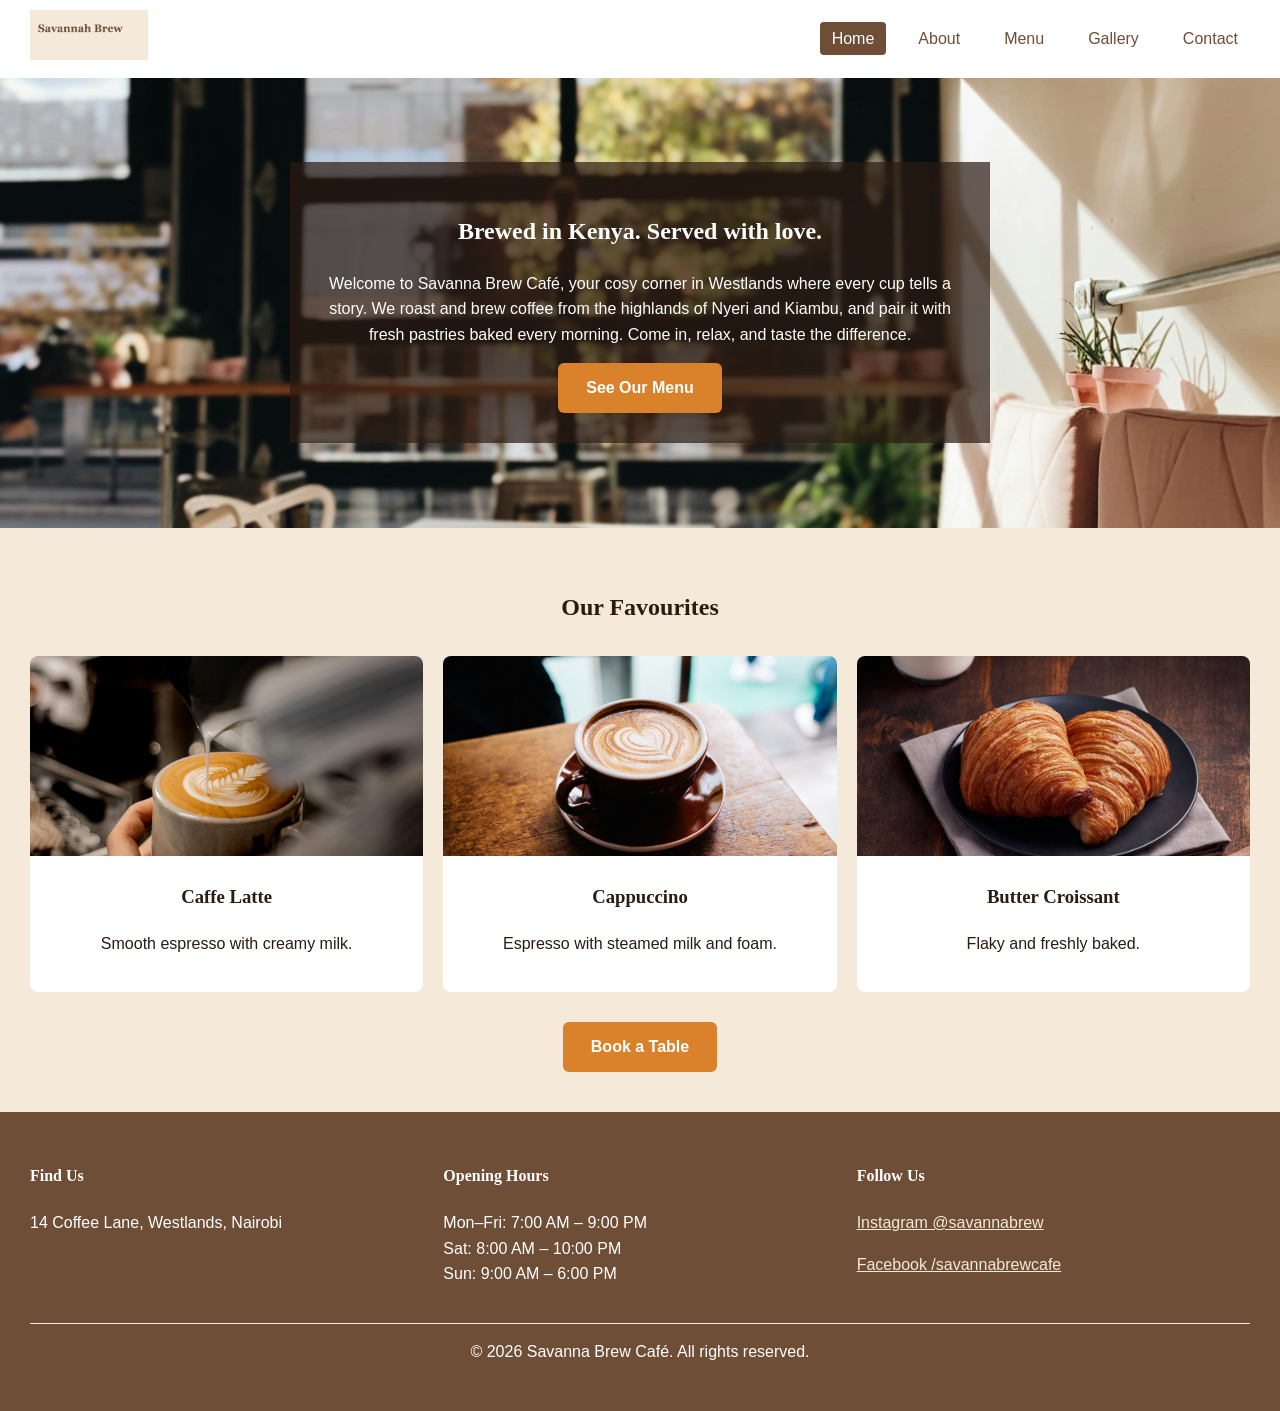
<file: savannah-brew/index.html>
<!DOCTYPE html>
<html lang="en">
<head>
  <meta charset="UTF-8">
  <meta name="viewport" content="width=device-width, initial-scale=1.0">
  <title>Savanna Brew Café | Home</title>
  <link rel="stylesheet" href="css/style.css">
</head>
<body>

  <header class="site-header">
    <a href="index.html"><img src="images/logo.png" alt="Savanna Brew Café logo" class="logo"></a>
    <nav>
      <ul class="nav-links">
        <li><a href="index.html" class="active">Home</a></li>
        <li><a href="about.html">About</a></li>
        <li><a href="menu.html">Menu</a></li>
        <li><a href="gallery.html">Gallery</a></li>
        <li><a href="contact.html">Contact</a></li>
      </ul>
    </nav>
  </header>

  <main>
    <section class="hero">
      <div class="hero-text">
        <h1>Brewed in Kenya. Served with love.</h1>
        <p>Welcome to Savanna Brew Café, your cosy corner in Westlands where every cup tells a story. We roast and brew coffee from the highlands of Nyeri and Kiambu, and pair it with fresh pastries baked every morning. Come in, relax, and taste the difference.</p>
        <a href="menu.html" class="btn">See Our Menu</a>
      </div>
    </section>

    <section class="favourites">
      <h2>Our Favourites</h2>
      <div class="cards">
        <article class="card">
          <img src="images/latte.jpg" alt="A creamy caffe latte in a white cup">
          <h3>Caffe Latte</h3>
          <p>Smooth espresso with creamy milk.</p>
        </article>
        <article class="card">
          <img src="images/cappuccino.jpg" alt="A cappuccino with frothy milk foam">
          <h3>Cappuccino</h3>
          <p>Espresso with steamed milk and foam.</p>
        </article>
        <article class="card">
          <img src="images/croissant.jpg" alt="A flaky butter croissant on a plate">
          <h3>Butter Croissant</h3>
          <p>Flaky and freshly baked.</p>
        </article>
      </div>
      <a href="contact.html" class="btn">Book a Table</a>
    </section>
  </main>

  <footer class="site-footer">
    <div class="footer-columns">
      <div>
        <h4>Find Us</h4>
        <p>14 Coffee Lane, Westlands, Nairobi</p>
      </div>
      <div>
        <h4>Opening Hours</h4>
        <p>Mon–Fri: 7:00 AM – 9:00 PM<br>Sat: 8:00 AM – 10:00 PM<br>Sun: 9:00 AM – 6:00 PM</p>
      </div>
      <div>
        <h4>Follow Us</h4>
        <p><a href="https://www.instagram.com" target="_blank" rel="noopener">Instagram @savannabrew</a></p>
        <p><a href="https://www.facebook.com" target="_blank" rel="noopener">Facebook /savannabrewcafe</a></p>
      </div>
    </div>
    <p class="copyright">© 2026 Savanna Brew Café. All rights reserved.</p>
  </footer>

</body>
</html>
</file>
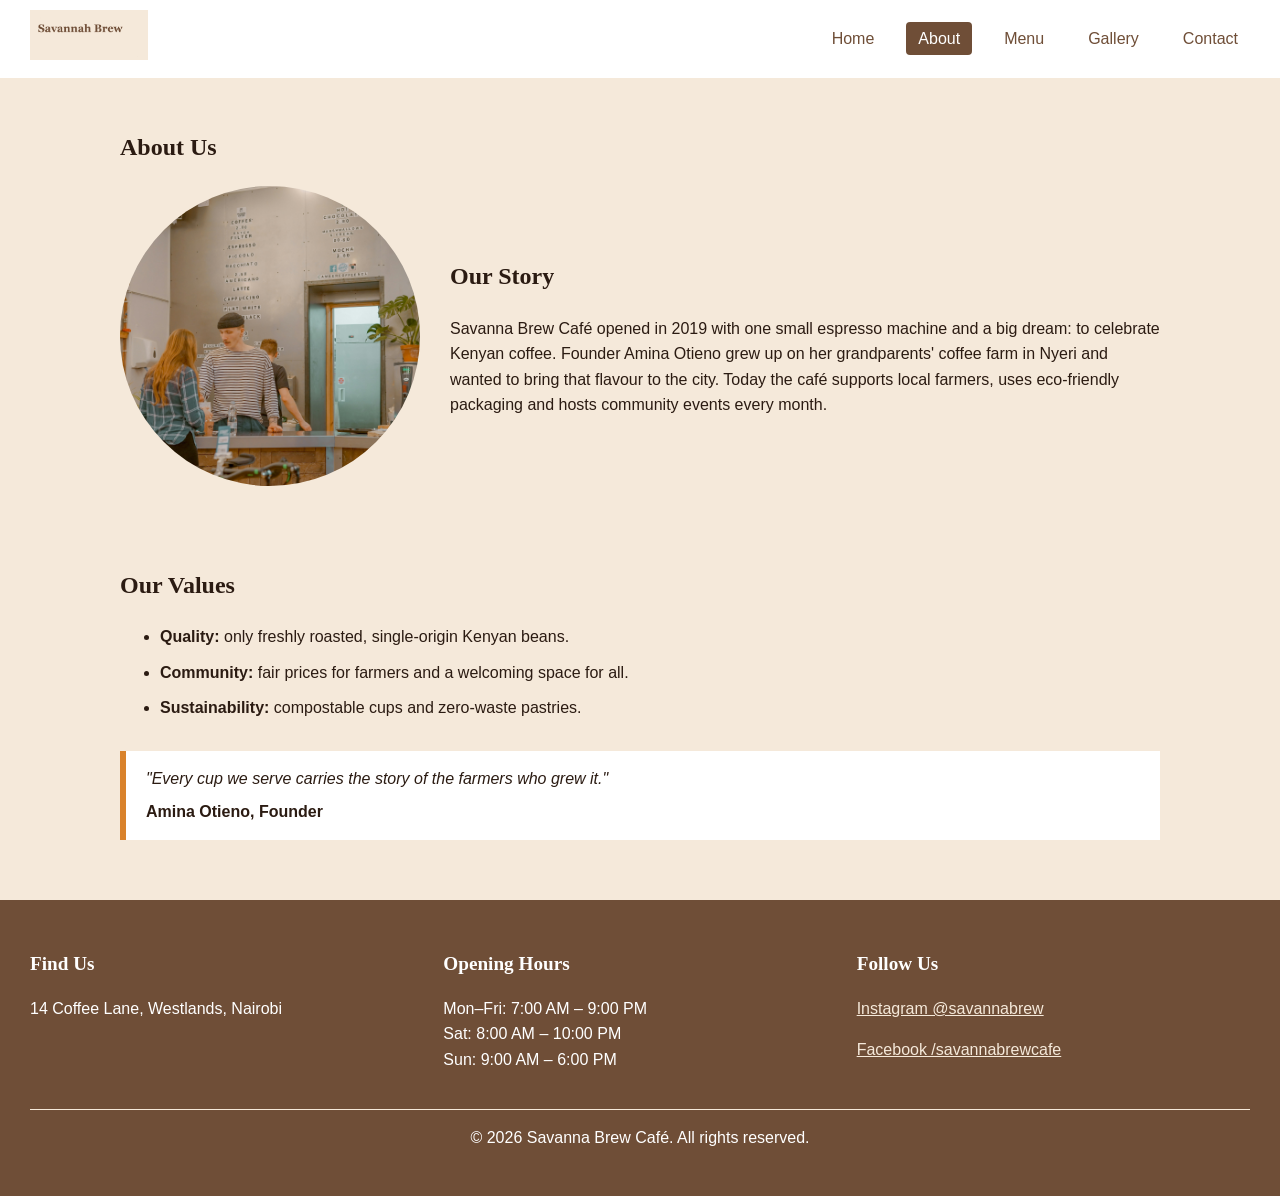
<file: savannah-brew/about.html>
<!DOCTYPE html>
<html lang="en">
<head>
  <meta charset="UTF-8">
  <meta name="viewport" content="width=device-width, initial-scale=1.0">
  <title>Savanna Brew Café | About Us</title>
  <link rel="stylesheet" href="css/style.css">
</head>
<body>

  <header class="site-header">
    <a href="index.html"><img src="images/logo.png" alt="Savanna Brew Café logo" class="logo"></a>
    <nav>
      <ul class="nav-links">
        <li><a href="index.html">Home</a></li>
        <li><a href="about.html" class="active">About</a></li>
        <li><a href="menu.html">Menu</a></li>
        <li><a href="gallery.html">Gallery</a></li>
        <li><a href="contact.html">Contact</a></li>
      </ul>
    </nav>
  </header>

  <main>
    <section class="page-section">
      <h1>About Us</h1>
      <div class="about-layout">
        <img src="images/about-owner.jpg" alt="Amina Otieno, the café owner, smiling behind the counter" class="owner-photo">
        <div class="about-text">
          <h2>Our Story</h2>
          <p>Savanna Brew Café opened in 2019 with one small espresso machine and a big dream: to celebrate Kenyan coffee. Founder Amina Otieno grew up on her grandparents' coffee farm in Nyeri and wanted to bring that flavour to the city. Today the café supports local farmers, uses eco-friendly packaging and hosts community events every month.</p>
        </div>
      </div>
    </section>

    <section class="page-section">
      <h2>Our Values</h2>
      <ul class="values-list">
        <li><strong>Quality:</strong> only freshly roasted, single-origin Kenyan beans.</li>
        <li><strong>Community:</strong> fair prices for farmers and a welcoming space for all.</li>
        <li><strong>Sustainability:</strong> compostable cups and zero-waste pastries.</li>
      </ul>
      <blockquote class="owner-quote">
        "Every cup we serve carries the story of the farmers who grew it."
        <footer>Amina Otieno, Founder</footer>
      </blockquote>
    </section>
  </main>

  <footer class="site-footer">
    <div class="footer-columns">
      <div>
        <p  class="footer-title">Find Us</p>
        <p>14 Coffee Lane, Westlands, Nairobi</p>
      </div>
      <div>
        <p  class="footer-title">Opening Hours</p>
        <p>Mon–Fri: 7:00 AM – 9:00 PM<br>Sat: 8:00 AM – 10:00 PM<br>Sun: 9:00 AM – 6:00 PM</p>
      </div>
      <div>
        <p  class="footer-title">Follow Us</p>
        <p><a href="https://www.instagram.com" target="_blank" rel="noopener">Instagram @savannabrew</a></p>
        <p><a href="https://www.facebook.com" target="_blank" rel="noopener">Facebook /savannabrewcafe</a></p>
      </div>
    </div>
    <p class="copyright">© 2026 Savanna Brew Café. All rights reserved.</p>
  </footer>

</body>
</html>
</file>
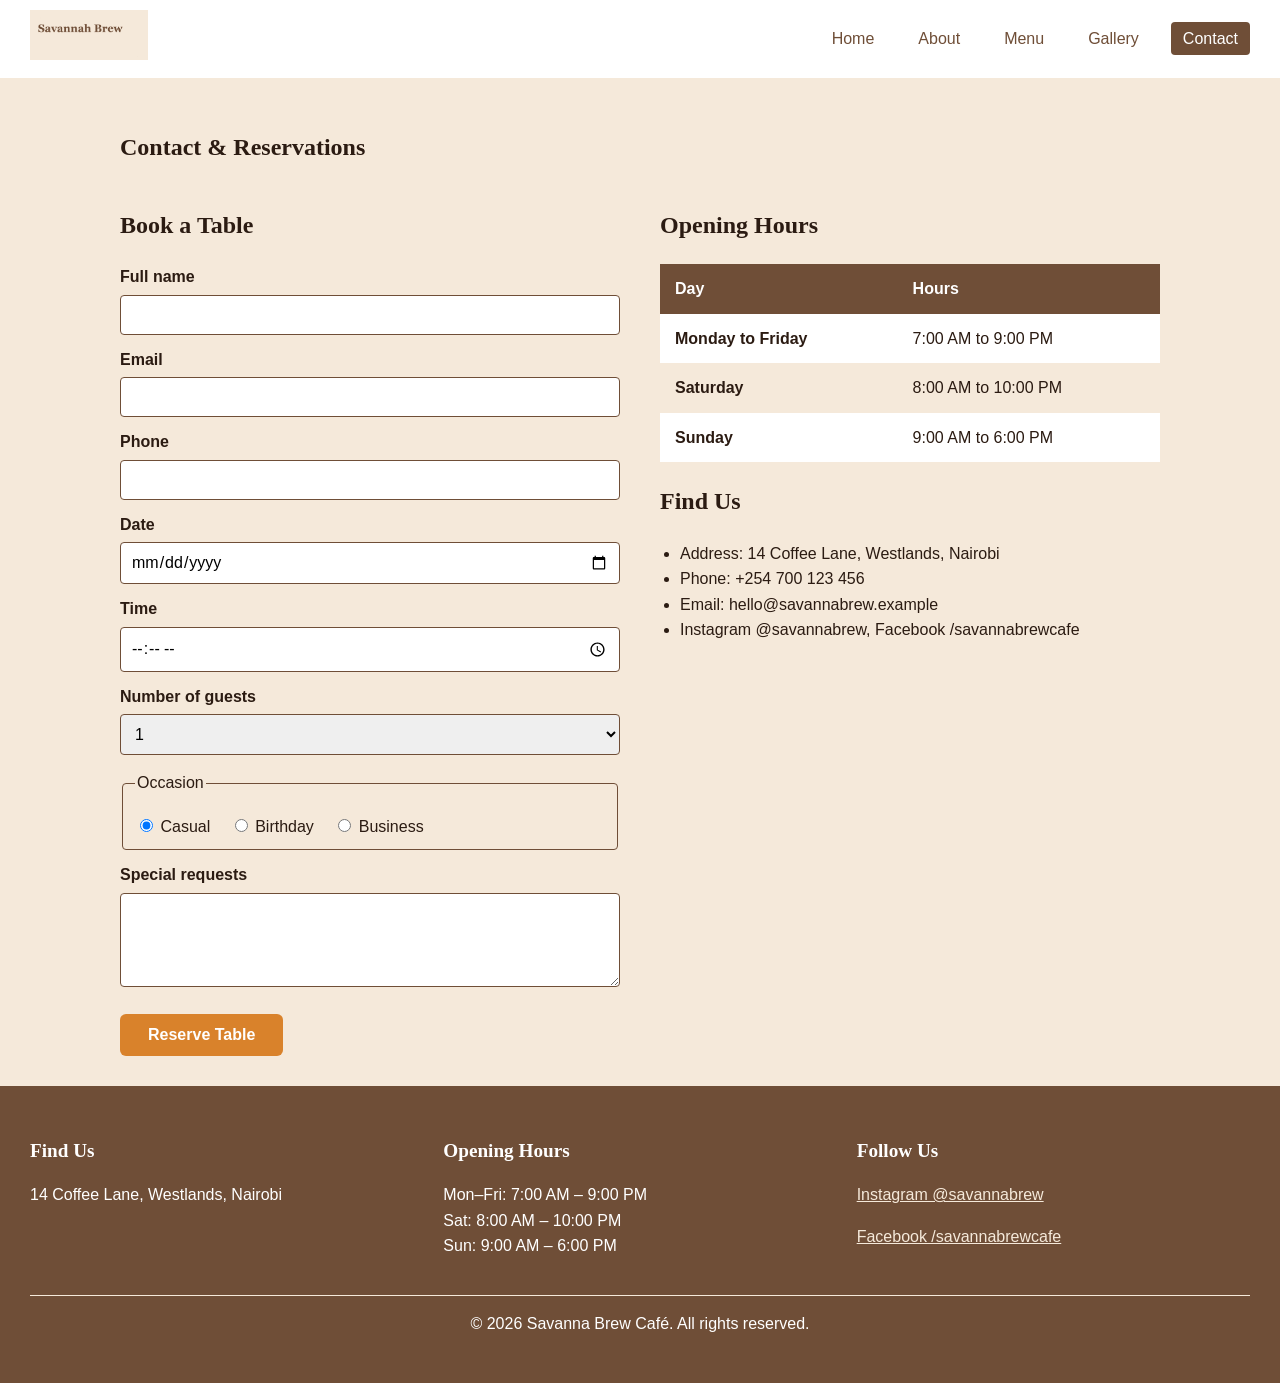
<file: savannah-brew/contact.html>
<!DOCTYPE html>
<html lang="en">
<head>
  <meta charset="UTF-8">
  <meta name="viewport" content="width=device-width, initial-scale=1.0">
  <title>Savanna Brew Café | Contact</title>
  <link rel="stylesheet" href="css/style.css">
</head>
<body>

  <header class="site-header">
    <a href="index.html"><img src="images/logo.png" alt="Savanna Brew Café logo" class="logo"></a>
    <nav>
      <ul class="nav-links">
        <li><a href="index.html">Home</a></li>
        <li><a href="about.html">About</a></li>
        <li><a href="menu.html">Menu</a></li>
        <li><a href="gallery.html">Gallery</a></li>
        <li><a href="contact.html" class="active">Contact</a></li>
      </ul>
    </nav>
  </header>

  <main>
    <section class="page-section">
      <h1>Contact &amp; Reservations</h1>
      <div class="contact-layout">

        <div class="contact-form">
          <h2>Book a Table</h2>
          <form action="#" method="post">
            <label for="name">Full name</label>
            <input type="text" id="name" name="name" required>

            <label for="email">Email</label>
            <input type="email" id="email" name="email" required>

            <label for="phone">Phone</label>
            <input type="tel" id="phone" name="phone">

            <label for="date">Date</label>
            <input type="date" id="date" name="date" required>

            <label for="time">Time</label>
            <input type="time" id="time" name="time" required>

            <label for="guests">Number of guests</label>
            <select id="guests" name="guests">
              <option>1</option><option>2</option><option>3</option>
              <option>4</option><option>5</option><option>6</option>
              <option>7</option><option>8</option><option>9</option>
              <option>10</option>
            </select>

            <fieldset>
              <legend>Occasion</legend>
              <label for="casual"><input type="radio" id="casual" name="occasion" value="casual" checked> Casual</label>
              <label for="birthday"><input type="radio" id="birthday" name="occasion" value="birthday"> Birthday</label>
              <label for="business"><input type="radio" id="business" name="occasion" value="business"> Business</label>
            </fieldset>

            <label for="requests">Special requests</label>
            <textarea id="requests" name="requests" rows="4"></textarea>

            <button type="submit" class="btn">Reserve Table</button>
          </form>
        </div>

        <div class="contact-info">
          <h2>Opening Hours</h2>
          <table class="menu-table">
            <thead>
              <tr><th scope="col">Day</th><th scope="col">Hours</th></tr>
            </thead>
            <tbody>
              <tr><th scope="row">Monday to Friday</th><td>7:00 AM to 9:00 PM</td></tr>
              <tr><th scope="row">Saturday</th><td>8:00 AM to 10:00 PM</td></tr>
              <tr><th scope="row">Sunday</th><td>9:00 AM to 6:00 PM</td></tr>
            </tbody>
          </table>

          <h2>Find Us</h2>
          <ul class="contact-list">
            <li>Address: 14 Coffee Lane, Westlands, Nairobi</li>
            <li>Phone: +254 700 123 456</li>
            <li>Email: hello@savannabrew.example</li>
            <li>Instagram @savannabrew, Facebook /savannabrewcafe</li>
          </ul>
        </div>

      </div>
    </section>
  </main>

  <footer class="site-footer">
    <div class="footer-columns">
      <div>
        <p  class="footer-title">Find Us</p>
        <p>14 Coffee Lane, Westlands, Nairobi</p>
      </div>
      <div>
        <p  class="footer-title">Opening Hours</p>
        <p>Mon–Fri: 7:00 AM – 9:00 PM<br>Sat: 8:00 AM – 10:00 PM<br>Sun: 9:00 AM – 6:00 PM</p>
      </div>
      <div>
        <p  class="footer-title">Follow Us</p>
        <p><a href="https://www.instagram.com" target="_blank" rel="noopener">Instagram @savannabrew</a></p>
        <p><a href="https://www.facebook.com" target="_blank" rel="noopener">Facebook /savannabrewcafe</a></p>
      </div>
    </div>
    <p class="copyright">© 2026 Savanna Brew Café. All rights reserved.</p>
  </footer>

</body>
</html>
</file>
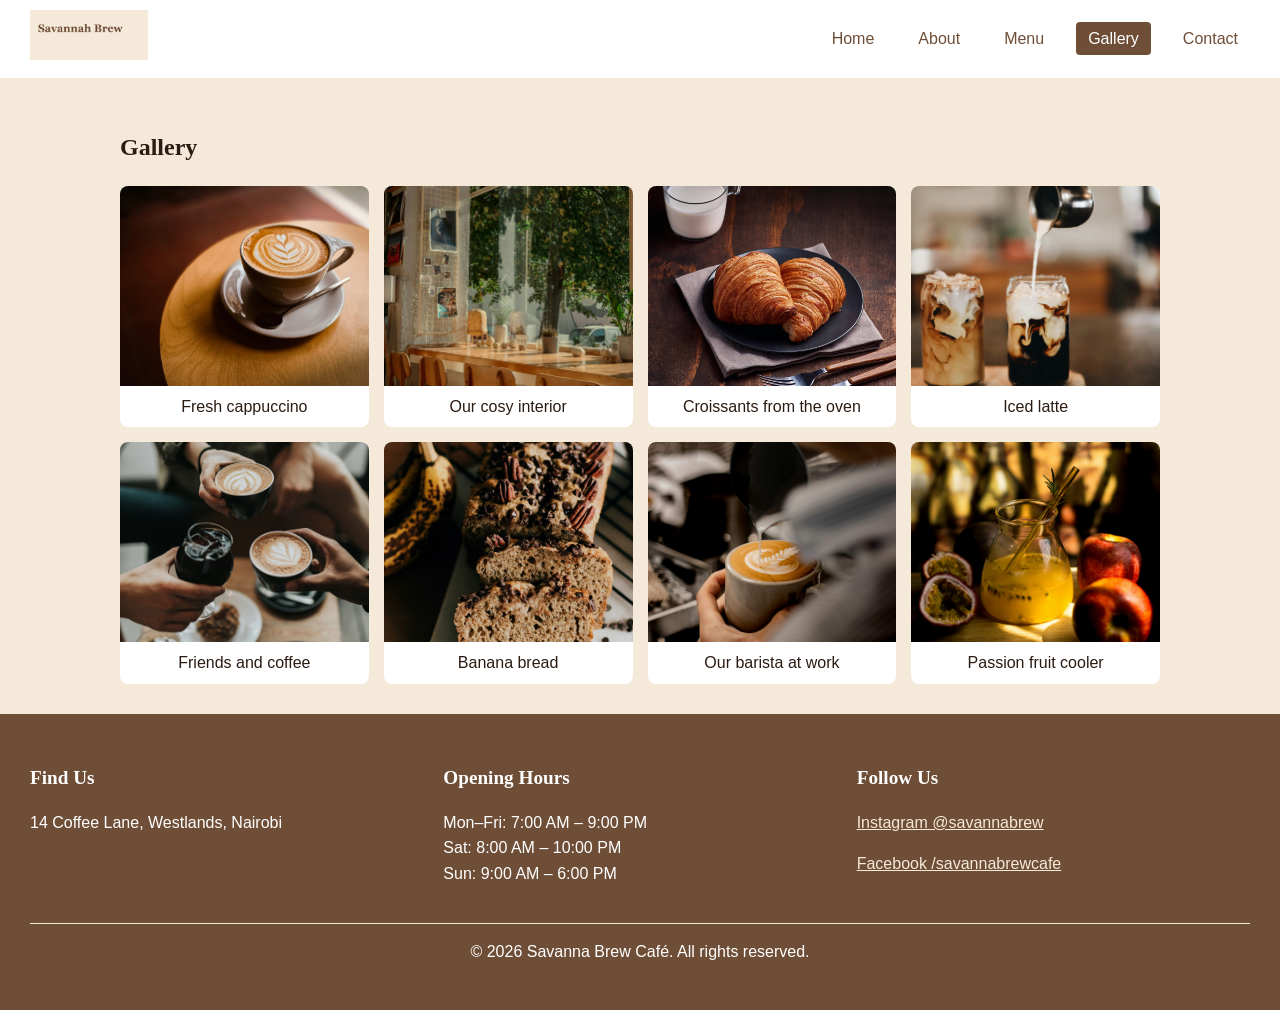
<file: savannah-brew/gallery.html>
<!DOCTYPE html>
<html lang="en">
<head>
  <meta charset="UTF-8">
  <meta name="viewport" content="width=device-width, initial-scale=1.0">
  <title>Savanna Brew Café | Gallery</title>
  <link rel="stylesheet" href="css/style.css">
</head>
<body>

  <header class="site-header">
    <a href="index.html"><img src="images/logo.png" alt="Savanna Brew Café logo" class="logo"></a>
    <nav>
      <ul class="nav-links">
        <li><a href="index.html">Home</a></li>
        <li><a href="about.html">About</a></li>
        <li><a href="menu.html">Menu</a></li>
        <li><a href="gallery.html" class="active">Gallery</a></li>
        <li><a href="contact.html">Contact</a></li>
      </ul>
    </nav>
  </header>

  <main>
    <section class="page-section">
      <h1>Gallery</h1>
      <div class="gallery-grid">
        <figure><img src="images/gallery-1.jpg" alt="Cappuccino with heart-shaped latte art"><figcaption>Fresh cappuccino</figcaption></figure>
        <figure><img src="images/gallery-2.jpg" alt="Cosy café interior with wooden tables"><figcaption>Our cosy interior</figcaption></figure>
        <figure><img src="images/gallery-3.jpg" alt="Golden butter croissants on a tray"><figcaption>Croissants from the oven</figcaption></figure>
        <figure><img src="images/gallery-4.jpg" alt="Iced latte in a tall glass"><figcaption>Iced latte</figcaption></figure>
        <figure><img src="images/gallery-5.jpg" alt="Friends chatting over coffee"><figcaption>Friends and coffee</figcaption></figure>
        <figure><img src="images/gallery-6.jpg" alt="Slices of banana bread with walnuts"><figcaption>Banana bread</figcaption></figure>
        <figure><img src="images/gallery-7.jpg" alt="Barista preparing espresso"><figcaption>Our barista at work</figcaption></figure>
        <figure><img src="images/gallery-8.jpg" alt="Passion fruit cooler with fresh mint"><figcaption>Passion fruit cooler</figcaption></figure>
      </div>
    </section>
  </main>

  <footer class="site-footer">
    <div class="footer-columns">
      <div>
        <p class="footer-title">Find Us</p>
        <p>14 Coffee Lane, Westlands, Nairobi</p>
      </div>
      <div>
        <p class="footer-title">Opening Hours</p>
        <p>Mon–Fri: 7:00 AM – 9:00 PM<br>Sat: 8:00 AM – 10:00 PM<br>Sun: 9:00 AM – 6:00 PM</p>
      </div>
      <div>
        <p class="footer-title">Follow Us</p>
        <p><a href="https://www.instagram.com" target="_blank" rel="noopener">Instagram @savannabrew</a></p>
        <p><a href="https://www.facebook.com" target="_blank" rel="noopener">Facebook /savannabrewcafe</a></p>
      </div>
    </div>
    <p class="copyright">© 2026 Savanna Brew Café. All rights reserved.</p>
  </footer>

</body>
</html>
</file>
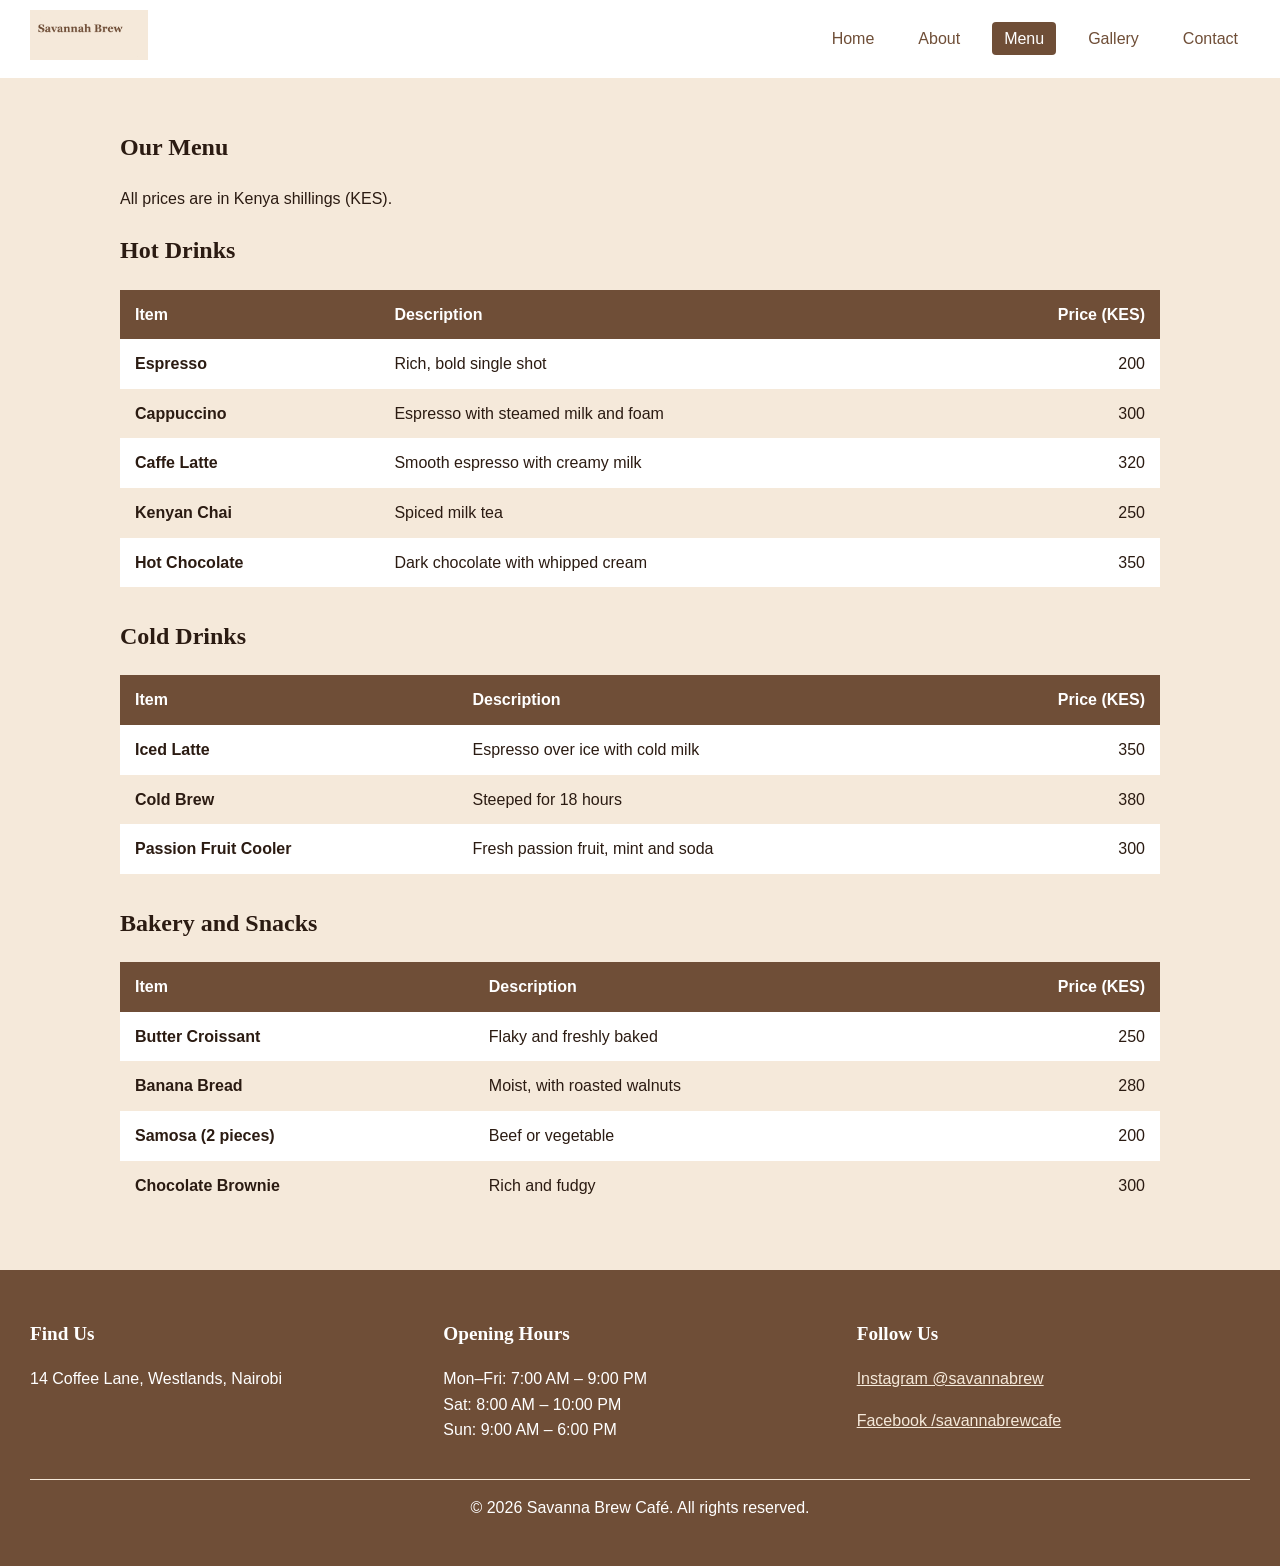
<file: savannah-brew/menu.html>
<!DOCTYPE html>
<html lang="en">
<head>
  <meta charset="UTF-8">
  <meta name="viewport" content="width=device-width, initial-scale=1.0">
  <title>Savanna Brew Café | Menu</title>
  <link rel="stylesheet" href="css/style.css">
</head>
<body>

  <header class="site-header">
    <a href="index.html"><img src="images/logo.png" alt="Savanna Brew Café logo" class="logo"></a>
    <nav>
      <ul class="nav-links">
        <li><a href="index.html">Home</a></li>
        <li><a href="about.html">About</a></li>
        <li><a href="menu.html" class="active">Menu</a></li>
        <li><a href="gallery.html">Gallery</a></li>
        <li><a href="contact.html">Contact</a></li>
      </ul>
    </nav>
  </header>

  <main>
    <section class="page-section">
      <h1>Our Menu</h1>
      <p>All prices are in Kenya shillings (KES).</p>

      <h2>Hot Drinks</h2>
      <div class="table-wrap">
        <table class="menu-table">
          <thead>
            <tr><th scope="col">Item</th><th scope="col">Description</th><th scope="col" class="price">Price (KES)</th></tr>
          </thead>
          <tbody>
            <tr><th scope="row">Espresso</th><td>Rich, bold single shot</td><td class="price">200</td></tr>
            <tr><th scope="row">Cappuccino</th><td>Espresso with steamed milk and foam</td><td class="price">300</td></tr>
            <tr><th scope="row">Caffe Latte</th><td>Smooth espresso with creamy milk</td><td class="price">320</td></tr>
            <tr><th scope="row">Kenyan Chai</th><td>Spiced milk tea</td><td class="price">250</td></tr>
            <tr><th scope="row">Hot Chocolate</th><td>Dark chocolate with whipped cream</td><td class="price">350</td></tr>
          </tbody>
        </table>
      </div>

      <h2>Cold Drinks</h2>
      <div class="table-wrap">
        <table class="menu-table">
          <thead>
            <tr><th scope="col">Item</th><th scope="col">Description</th><th scope="col" class="price">Price (KES)</th></tr>
          </thead>
          <tbody>
            <tr><th scope="row">Iced Latte</th><td>Espresso over ice with cold milk</td><td class="price">350</td></tr>
            <tr><th scope="row">Cold Brew</th><td>Steeped for 18 hours</td><td class="price">380</td></tr>
            <tr><th scope="row">Passion Fruit Cooler</th><td>Fresh passion fruit, mint and soda</td><td class="price">300</td></tr>
          </tbody>
        </table>
      </div>

      <h2>Bakery and Snacks</h2>
      <div class="table-wrap">
        <table class="menu-table">
          <thead>
            <tr><th scope="col">Item</th><th scope="col">Description</th><th scope="col" class="price">Price (KES)</th></tr>
          </thead>
          <tbody>
            <tr><th scope="row">Butter Croissant</th><td>Flaky and freshly baked</td><td class="price">250</td></tr>
            <tr><th scope="row">Banana Bread</th><td>Moist, with roasted walnuts</td><td class="price">280</td></tr>
            <tr><th scope="row">Samosa (2 pieces)</th><td>Beef or vegetable</td><td class="price">200</td></tr>
            <tr><th scope="row">Chocolate Brownie</th><td>Rich and fudgy</td><td class="price">300</td></tr>
          </tbody>
        </table>
      </div>
    </section>
  </main>

  <footer class="site-footer">
    <div class="footer-columns">
      <div>
        <p  class="footer-title">Find Us</p>
        <p>14 Coffee Lane, Westlands, Nairobi</p>
      </div>
      <div>
        <p  class="footer-title">Opening Hours</p>
        <p>Mon–Fri: 7:00 AM – 9:00 PM<br>Sat: 8:00 AM – 10:00 PM<br>Sun: 9:00 AM – 6:00 PM</p>
      </div>
      <div>
        <p  class="footer-title">Follow Us</p>
        <p><a href="https://www.instagram.com" target="_blank" rel="noopener">Instagram @savannabrew</a></p>
        <p><a href="https://www.facebook.com" target="_blank" rel="noopener">Facebook /savannabrewcafe</a></p>
      </div>
    </div>
    <p class="copyright">© 2026 Savanna Brew Café. All rights reserved.</p>
  </footer>

</body>
</html>
</file>
<file: savannah-brew/css/style.css>
/* ========== 1. VARIABLES ========== */
:root {
  --brown: #6F4E37;
  --cream: #F5E9DA;
  --orange: #D9822B;
  --dark: #2B1B12;
  --white: #FFFFFF;
}

/* ========== 2. BASE STYLES ========== */
* { box-sizing: border-box; }

body {
  margin: 0;
  font-family: "Open Sans", Arial, sans-serif;
  font-size: 16px;
  line-height: 1.6;
  color: var(--dark);
  background-color: var(--cream);
}

h1, h2, h3, h4 {
  font-family: "Playfair Display", Georgia, serif;
}

a { color: var(--brown); }
a:hover, a:focus { color: var(--orange); }

/* ========== 3. HEADER & NAVIGATION (Flexbox) ========== */
.site-header {
  display: flex;
  justify-content: space-between;
  align-items: center;
  padding: 10px 30px;
  background-color: var(--white);
}

.logo { height: 50px; }

.nav-links {
  display: flex;
  gap: 20px;
  list-style: none;
  margin: 0;
  padding: 0;
}

.nav-links a {
  text-decoration: none;
  padding: 8px 12px;
  border-radius: 4px;
  transition: background-color 0.3s;
}

.nav-links a:hover,
.nav-links a:focus { background-color: var(--cream); }

.nav-links a.active {
  background-color: var(--brown);
  color: var(--white);
}

/* ========== 4. HERO ========== */
.hero {
  background-image: url("../images/hero.jpg");
  background-size: cover;
  background-position: center;
  min-height: 450px;
  display: flex;
  align-items: center;
  justify-content: center;
  text-align: center;
}

.hero-text {
  background-color: rgba(43, 27, 18, 0.7);
  color: var(--white);
  padding: 30px;
  max-width: 700px;
  margin: 20px;
}

/* ========== 5. BUTTONS ========== */
.btn {
  display: inline-block;
  background-color: var(--orange);
  color: var(--white);
  padding: 12px 28px;
  border-radius: 6px;
  text-decoration: none;
  font-weight: bold;
  transition: background-color 0.3s, transform 0.3s;
}

.btn:hover, .btn:focus {
  background-color: var(--brown);
  color: var(--white);
  transform: translateY(-2px);
}

/* ========== 6. CARDS (Flexbox) ========== */
.favourites { padding: 40px 30px; text-align: center; }

.cards {
  display: flex;
  gap: 20px;
  margin: 30px 0;
}

.card {
  flex: 1;
  background-color: var(--white);
  border-radius: 8px;
  padding-bottom: 20px;
  transition: transform 0.3s, box-shadow 0.3s;
}

.card:hover {
  transform: translateY(-8px);
  box-shadow: 0 10px 20px rgba(0, 0, 0, 0.2);
}

.card img {
  width: 100%;
  height: 200px;
  object-fit: cover;
  border-radius: 8px 8px 0 0;
}

/* ========== 7. FOOTER ========== */
.site-footer {
  background-color: var(--brown);
  color: var(--white);
  padding: 30px;
}

.site-footer a { color: var(--cream); }

.footer-columns {
  display: flex;
  justify-content: space-between;
  gap: 20px;
}

.footer-columns > div { flex: 1; }

.copyright {
  text-align: center;
  border-top: 1px solid var(--cream);
  padding-top: 15px;
  margin-top: 20px;
}

/* ========== 8. RESPONSIVE (768px and below) ========== */
@media (max-width: 768px) {
  .site-header { flex-direction: column; }
  .nav-links { flex-direction: column; text-align: center; gap: 5px; }
  .cards { flex-direction: column; }
  .footer-columns { flex-direction: column; }
}

/* ========== 9. SHARED PAGE LAYOUT ========== */
.page-section {
  max-width: 1100px;
  margin: 0 auto;
  padding: 30px;
}

/* ========== 10. ABOUT PAGE (Flexbox two columns) ========== */
.about-layout {
  display: flex;
  gap: 30px;
  align-items: center;
}

.owner-photo {
  width: 300px;
  height: 300px;
  object-fit: cover;
  border-radius: 50%;
}

.about-text { flex: 1; }

.values-list li { margin-bottom: 10px; }

.owner-quote {
  border-left: 6px solid var(--orange);
  background-color: var(--white);
  margin: 30px 0;
  padding: 15px 20px;
  font-style: italic;
}

.owner-quote footer {
  font-style: normal;
  font-weight: bold;
  margin-top: 8px;
}

@media (max-width: 768px) {
  .about-layout { flex-direction: column; }
  .owner-photo { width: 220px; height: 220px; }
}

/* ========== 11. MENU TABLES ========== */
.table-wrap {
  overflow-x: auto;          /* tables scroll sideways inside this box on phones */
  margin-bottom: 30px;
}

.menu-table {
  width: 100%;
  border-collapse: collapse;
  background-color: var(--white);
}

.menu-table th,
.menu-table td {
  padding: 12px 15px;
  text-align: left;
}

.menu-table thead th {
  background-color: var(--brown);
  color: var(--white);
}

.menu-table .price { text-align: right; }

.menu-table tbody tr:nth-child(even) { background-color: var(--cream); }   /* zebra stripes */

.menu-table tbody tr { transition: background-color 0.3s; }
.menu-table tbody tr:hover { background-color: #f0d3a8; }/* ========== 11. MENU TABLES ========== */
.table-wrap {
  overflow-x: auto;          /* tables scroll sideways inside this box on phones */
  margin-bottom: 30px;
}

.menu-table {
  width: 100%;
  border-collapse: collapse;
  background-color: var(--white);
}

.menu-table th,
.menu-table td {
  padding: 12px 15px;
  text-align: left;
}

.menu-table thead th {
  background-color: var(--brown);
  color: var(--white);
}

.menu-table .price { text-align: right; }

.menu-table tbody tr:nth-child(even) { background-color: var(--cream); }   /* zebra stripes */

.menu-table tbody tr { transition: background-color 0.3s; }
.menu-table tbody tr:hover { background-color: #f0d3a8; }

/* ========== 12. GALLERY (CSS Grid) ========== */
.gallery-grid {
  display: grid;
  grid-template-columns: repeat(4, 1fr);   /* 4 columns on desktop */
  gap: 15px;
}

.gallery-grid figure {
  margin: 0;
  overflow: hidden;
  border-radius: 8px;
  background-color: var(--white);
}

.gallery-grid img {
  width: 100%;
  height: 200px;
  object-fit: cover;          /* fills the box without stretching the photo */
  display: block;
  transition: transform 0.4s;
}

.gallery-grid figure:hover img { transform: scale(1.1); }   /* zoom on hover */

.gallery-grid figcaption {
  padding: 8px;
  text-align: center;
}

/* Tablet: 2 columns */
@media (max-width: 992px) {
  .gallery-grid { grid-template-columns: repeat(2, 1fr); }
}

/* Phone: 1 column */
@media (max-width: 600px) {
  .gallery-grid { grid-template-columns: 1fr; }
}

/* ========== 13. CONTACT PAGE ========== */
.contact-layout {
  display: flex;
  gap: 40px;
}

.contact-form,
.contact-info { flex: 1; }

.contact-form label {
  display: block;
  margin-top: 12px;
  font-weight: bold;
}

.contact-form input[type="text"],
.contact-form input[type="email"],
.contact-form input[type="tel"],
.contact-form input[type="date"],
.contact-form input[type="time"],
.contact-form select,
.contact-form textarea {
  width: 100%;
  padding: 10px;
  margin-top: 5px;
  border: 1px solid var(--brown);
  border-radius: 4px;
  font-family: inherit;
  font-size: 16px;
}

/* Orange outline when a field is clicked */
.contact-form input:focus,
.contact-form select:focus,
.contact-form textarea:focus {
  outline: 3px solid var(--orange);
}

.contact-form fieldset {
  margin-top: 15px;
  border: 1px solid var(--brown);
  border-radius: 4px;
}

.contact-form fieldset label {
  display: inline-block;
  font-weight: normal;
  margin-right: 15px;
}

.contact-form button {
  margin-top: 20px;
  border: none;
  cursor: pointer;
  font-size: 16px;
}

.contact-list { padding-left: 20px; }

/* Phone: stack the two columns (form stays first) */
@media (max-width: 768px) {
  .contact-layout { flex-direction: column; }
}

/* ========== FOOTER TITLES ========== */
.footer-title {
  font-family: "Playfair Display", Georgia, serif;
  font-size: 1.2rem;
  font-weight: bold;
  margin-bottom: 5px;
}

/* ========== FOOTER TITLES ========== */
.footer-title {
  font-family: "Playfair Display", Georgia, serif;
  font-size: 1.2rem;
  font-weight: bold;
  margin-bottom: 5px;
}

/* ========== FOOTER TITLES ========== */
.footer-title {
  font-family: "Playfair Display", Georgia, serif;
  font-size: 1.2rem;
  font-weight: bold;
  margin-bottom: 5px;
}

/* ========== FOOTER TITLES ========== */
.footer-title {
  font-family: "Playfair Display", Georgia, serif;
  font-size: 1.2rem;
  font-weight: bold;
  margin-bottom: 5px;
}

/* ========== FOOTER TITLES ========== */
.footer-title {
  font-family: "Playfair Display", Georgia, serif;
  font-size: 1.2rem;
  font-weight: bold;
  margin-bottom: 5px;
}
</file>
